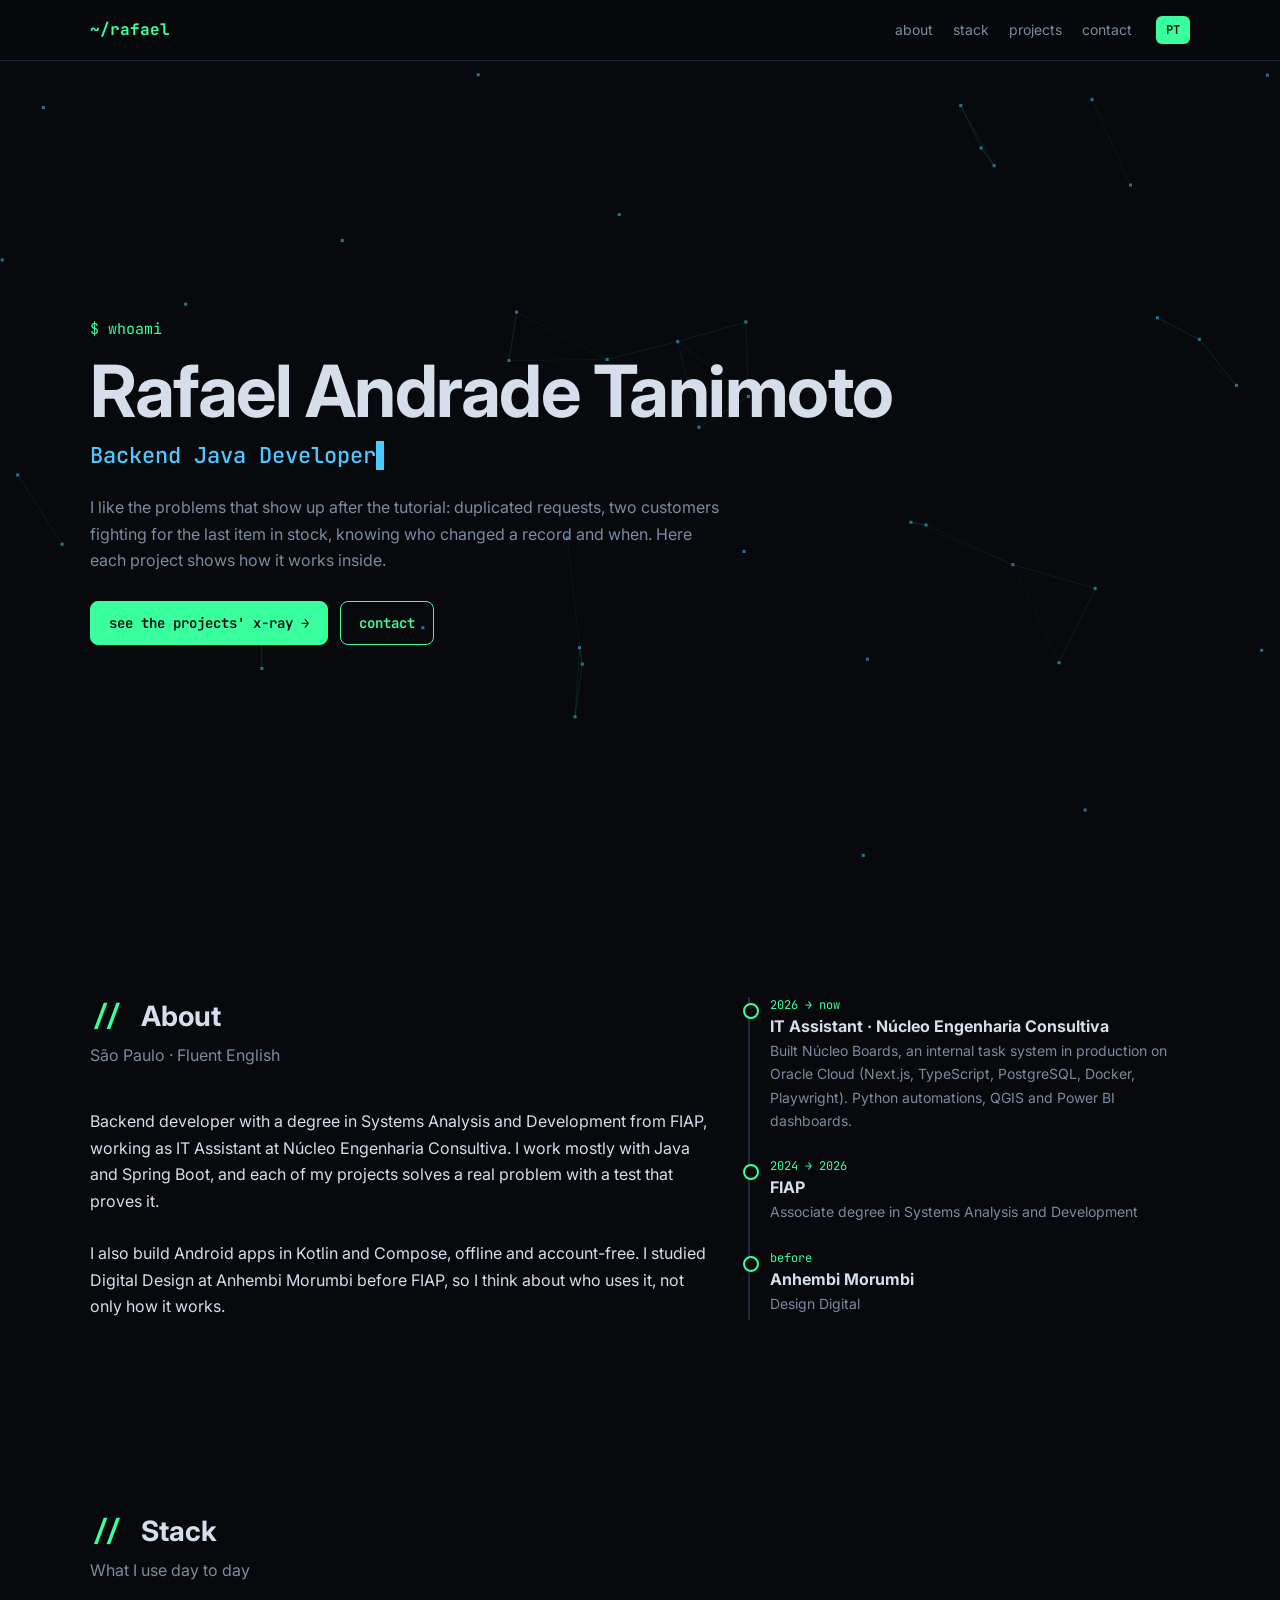
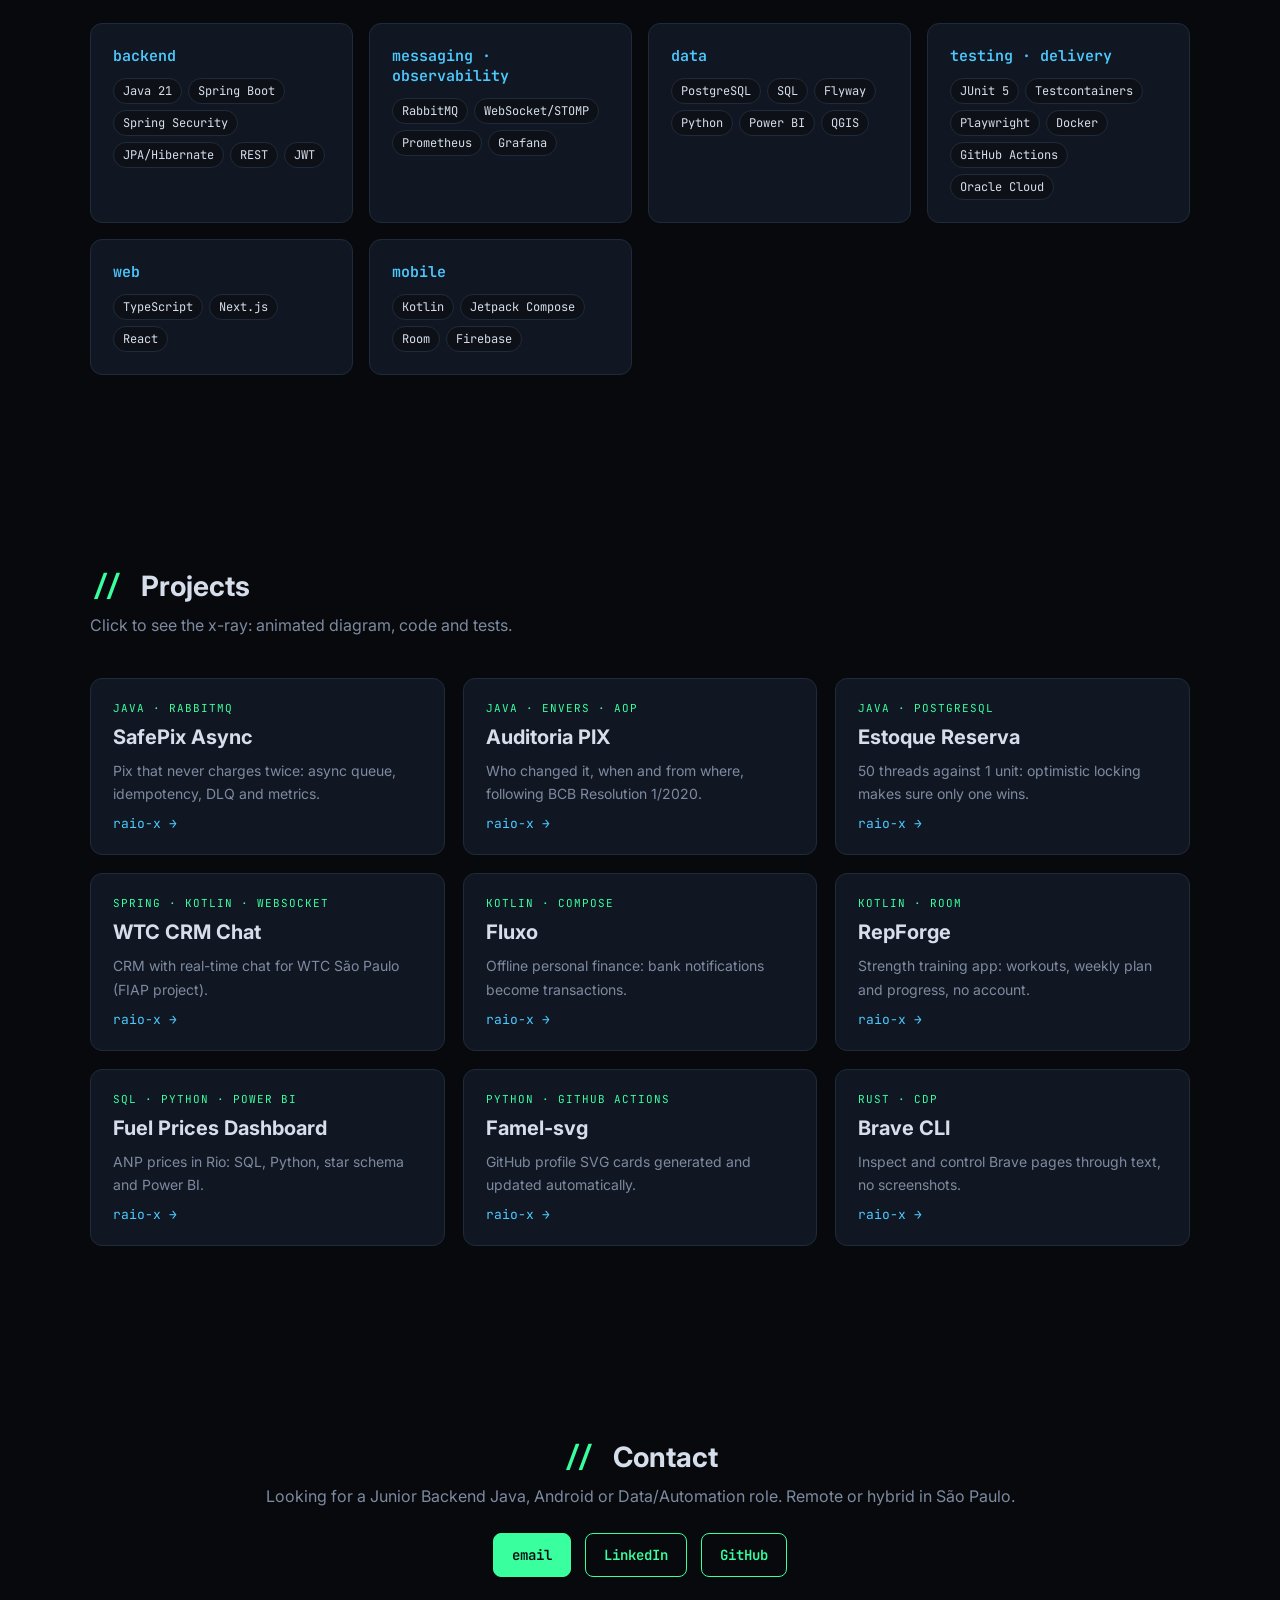
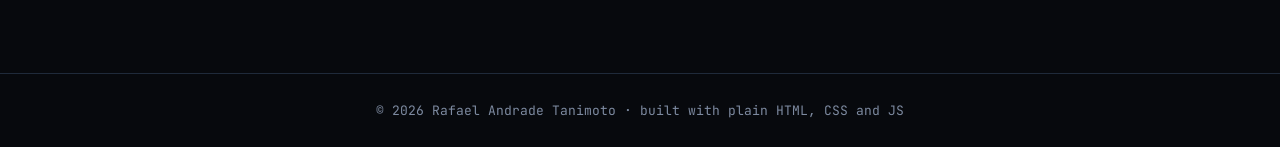
<file: index.html>
<!doctype html>
<html lang="pt-BR" data-lang="pt">
<head>
  <meta charset="utf-8">
  <meta name="viewport" content="width=device-width, initial-scale=1">
  <title>Rafael Tanimoto · Backend Developer</title>
  <meta name="description" content="Portfólio de Rafael Andrade Tanimoto: backend Java/Spring Boot, Android e dados. Raio-X de como cada projeto funciona por dentro.">
  <link rel="preconnect" href="https://fonts.googleapis.com">
  <link href="https://fonts.googleapis.com/css2?family=Inter:wght@400;500;600;700&family=JetBrains+Mono:wght@400;500;700&display=swap" rel="stylesheet">
  <link rel="stylesheet" href="css/style.css">
  <link rel="icon" href="data:image/svg+xml,<svg xmlns='http://www.w3.org/2000/svg' viewBox='0 0 32 32'><rect width='32' height='32' rx='6' fill='%2307090d'/><text x='5' y='22' font-family='monospace' font-size='16' fill='%2339ff9f'>&gt;_</text></svg>">
</head>
<body>
  <nav class="nav">
    <div class="container">
      <a class="brand" href="#top">~/rafael</a>
      <div class="links">
        <a href="#about"><span lang="pt">sobre</span><span lang="en">about</span></a>
        <a href="#stack">stack</a>
        <a href="#projects"><span lang="pt">projetos</span><span lang="en">projects</span></a>
        <a href="#contact"><span lang="pt">contato</span><span lang="en">contact</span></a>
      </div>
      <button class="lang-toggle" aria-label="Trocar idioma / Switch language">EN</button>
    </div>
  </nav>

  <header class="hero" id="top">
    <canvas id="net" aria-hidden="true"></canvas>
    <div class="content">
      <div class="prompt">$ whoami</div>
      <h1>Rafael Andrade Tanimoto</h1>
      <h2 data-type-pt="Desenvolvedor Backend Java|Spring Boot · RabbitMQ · PostgreSQL|Android com Kotlin|Dados com Python e Power BI"
          data-type-en="Backend Java Developer|Spring Boot · RabbitMQ · PostgreSQL|Android with Kotlin|Data with Python and Power BI"></h2>
      <p>
        <span lang="pt">Gosto dos problemas que aparecem depois do tutorial: requisição duplicada, dois clientes disputando o último item do estoque, saber quem alterou um registro e quando. Aqui cada projeto mostra como funciona por dentro.</span>
        <span lang="en">I like the problems that show up after the tutorial: duplicated requests, two customers fighting for the last item in stock, knowing who changed a record and when. Here each project shows how it works inside.</span>
      </p>
      <div class="cta">
        <a class="btn solid" href="#projects"><span lang="pt">ver o raio-X dos projetos</span><span lang="en">see the projects' x-ray</span> →</a>
        <a class="btn" href="#contact"><span lang="pt">contato</span><span lang="en">contact</span></a>
      </div>
    </div>
  </header>

  <section id="about">
    <div class="container about-grid">
      <div class="reveal">
        <h2 class="section-title"><span lang="pt">Sobre</span><span lang="en">About</span></h2>
        <p class="section-sub">São Paulo · <span lang="pt">Inglês fluente</span><span lang="en">Fluent English</span></p>
        <p>
          <span lang="pt">Desenvolvedor backend formado em Análise e Desenvolvimento de Sistemas pela FIAP e Assistente de TI na Núcleo Engenharia Consultiva. Trabalho principalmente com Java e Spring Boot, e cada projeto meu resolve um problema real com um teste que prova.</span>
          <span lang="en">Backend developer with a degree in Systems Analysis and Development from FIAP, working as IT Assistant at Núcleo Engenharia Consultiva. I work mostly with Java and Spring Boot, and each of my projects solves a real problem with a test that proves it.</span>
        </p>
        <br>
        <p>
          <span lang="pt">Também faço apps Android em Kotlin e Compose, offline e sem cadastro. Estudei Design Digital na Anhembi Morumbi antes da FIAP, então penso em quem usa, não só em como funciona.</span>
          <span lang="en">I also build Android apps in Kotlin and Compose, offline and account-free. I studied Digital Design at Anhembi Morumbi before FIAP, so I think about who uses it, not only how it works.</span>
        </p>
      </div>
      <div class="timeline reveal">
        <div class="item">
          <div class="when">2026 → <span lang="pt">atual</span><span lang="en">now</span></div>
          <h4><span lang="pt">Assistente de TI</span><span lang="en">IT Assistant</span> · Núcleo Engenharia Consultiva</h4>
          <p>
            <span lang="pt">Criei o Núcleo Boards, sistema interno de tarefas em produção na Oracle Cloud (Next.js, TypeScript, PostgreSQL, Docker, Playwright). Automações em Python, QGIS e dashboards Power BI.</span>
            <span lang="en">Built Núcleo Boards, an internal task system in production on Oracle Cloud (Next.js, TypeScript, PostgreSQL, Docker, Playwright). Python automations, QGIS and Power BI dashboards.</span>
          </p>
        </div>
        <div class="item">
          <div class="when">2024 → 2026</div>
          <h4>FIAP</h4>
          <p><span lang="pt">Tecnólogo em Análise e Desenvolvimento de Sistemas</span><span lang="en">Associate degree in Systems Analysis and Development</span></p>
        </div>
        <div class="item">
          <div class="when"><span lang="pt">antes</span><span lang="en">before</span></div>
          <h4>Anhembi Morumbi</h4>
          <p>Design Digital</p>
        </div>
      </div>
    </div>
  </section>

  <section id="stack">
    <div class="container">
      <h2 class="section-title reveal">Stack</h2>
      <p class="section-sub reveal"><span lang="pt">O que uso no dia a dia</span><span lang="en">What I use day to day</span></p>
      <div class="stack-grid">
        <div class="card reveal"><h3>backend</h3><div class="chips"><span class="chip">Java 21</span><span class="chip">Spring Boot</span><span class="chip">Spring Security</span><span class="chip">JPA/Hibernate</span><span class="chip">REST</span><span class="chip">JWT</span></div></div>
        <div class="card reveal"><h3><span lang="pt">mensageria · observabilidade</span><span lang="en">messaging · observability</span></h3><div class="chips"><span class="chip">RabbitMQ</span><span class="chip">WebSocket/STOMP</span><span class="chip">Prometheus</span><span class="chip">Grafana</span></div></div>
        <div class="card reveal"><h3><span lang="pt">dados</span><span lang="en">data</span></h3><div class="chips"><span class="chip">PostgreSQL</span><span class="chip">SQL</span><span class="chip">Flyway</span><span class="chip">Python</span><span class="chip">Power BI</span><span class="chip">QGIS</span></div></div>
        <div class="card reveal"><h3><span lang="pt">testes · entrega</span><span lang="en">testing · delivery</span></h3><div class="chips"><span class="chip">JUnit 5</span><span class="chip">Testcontainers</span><span class="chip">Playwright</span><span class="chip">Docker</span><span class="chip">GitHub Actions</span><span class="chip">Oracle Cloud</span></div></div>
        <div class="card reveal"><h3>web</h3><div class="chips"><span class="chip">TypeScript</span><span class="chip">Next.js</span><span class="chip">React</span></div></div>
        <div class="card reveal"><h3>mobile</h3><div class="chips"><span class="chip">Kotlin</span><span class="chip">Jetpack Compose</span><span class="chip">Room</span><span class="chip">Firebase</span></div></div>
      </div>
    </div>
  </section>

  <section id="projects">
    <div class="container">
      <h2 class="section-title reveal"><span lang="pt">Projetos</span><span lang="en">Projects</span></h2>
      <p class="section-sub reveal"><span lang="pt">Clique para ver o raio-X: diagrama animado, código e testes.</span><span lang="en">Click to see the x-ray: animated diagram, code and tests.</span></p>
      <div class="projects-grid">
        <a class="card project-card reveal" href="projects/safepix-async.html">
          <span class="tag">Java · RabbitMQ</span><h3>SafePix Async</h3>
          <p><span lang="pt">Pix que não cobra duas vezes: fila assíncrona, idempotência, DLQ e métricas.</span><span lang="en">Pix that never charges twice: async queue, idempotency, DLQ and metrics.</span></p>
          <span class="go">raio-x →</span>
        </a>
        <a class="card project-card reveal" href="projects/auditoria-pix.html">
          <span class="tag">Java · Envers · AOP</span><h3>Auditoria PIX</h3>
          <p><span lang="pt">Quem alterou, quando e de onde, seguindo a Resolução BCB 1/2020.</span><span lang="en">Who changed it, when and from where, following BCB Resolution 1/2020.</span></p>
          <span class="go">raio-x →</span>
        </a>
        <a class="card project-card reveal" href="projects/estoque-reserva.html">
          <span class="tag">Java · PostgreSQL</span><h3>Estoque Reserva</h3>
          <p><span lang="pt">50 threads contra 1 unidade: lock otimista garante que só uma vence.</span><span lang="en">50 threads against 1 unit: optimistic locking makes sure only one wins.</span></p>
          <span class="go">raio-x →</span>
        </a>
        <a class="card project-card reveal" href="projects/wtc-chat.html">
          <span class="tag">Spring · Kotlin · WebSocket</span><h3>WTC CRM Chat</h3>
          <p><span lang="pt">CRM com chat em tempo real para o WTC São Paulo (projeto FIAP).</span><span lang="en">CRM with real-time chat for WTC São Paulo (FIAP project).</span></p>
          <span class="go">raio-x →</span>
        </a>
        <a class="card project-card reveal" href="projects/fluxo-android.html">
          <span class="tag">Kotlin · Compose</span><h3>Fluxo</h3>
          <p><span lang="pt">Finanças pessoais offline: notificações do banco viram lançamentos.</span><span lang="en">Offline personal finance: bank notifications become transactions.</span></p>
          <span class="go">raio-x →</span>
        </a>
        <a class="card project-card reveal" href="projects/repforge.html">
          <span class="tag">Kotlin · Room</span><h3>RepForge</h3>
          <p><span lang="pt">App de treino de musculação: fichas, plano semanal e evolução, sem conta.</span><span lang="en">Strength training app: workouts, weekly plan and progress, no account.</span></p>
          <span class="go">raio-x →</span>
        </a>
        <a class="card project-card reveal" href="projects/combustiveis.html">
          <span class="tag">SQL · Python · Power BI</span><h3><span lang="pt">Painel de Combustíveis</span><span lang="en">Fuel Prices Dashboard</span></h3>
          <p><span lang="pt">Preços da ANP no RJ: SQL, Python, modelo estrela e Power BI.</span><span lang="en">ANP prices in Rio: SQL, Python, star schema and Power BI.</span></p>
          <span class="go">raio-x →</span>
        </a>
        <a class="card project-card reveal" href="projects/famel-svg.html">
          <span class="tag">Python · GitHub Actions</span><h3>Famel-svg</h3>
          <p><span lang="pt">Cartões SVG do perfil GitHub gerados e atualizados sozinhos.</span><span lang="en">GitHub profile SVG cards generated and updated automatically.</span></p>
          <span class="go">raio-x →</span>
        </a>
        <a class="card project-card reveal" href="projects/brave-cli.html">
          <span class="tag">Rust · CDP</span><h3>Brave CLI</h3>
          <p><span lang="pt">Inspeciona e controla páginas do Brave por texto, sem screenshots.</span><span lang="en">Inspect and control Brave pages through text, no screenshots.</span></p>
          <span class="go">raio-x →</span>
        </a>
      </div>
    </div>
  </section>

  <section id="contact" class="contact">
    <div class="container reveal">
      <h2 class="section-title"><span lang="pt">Contato</span><span lang="en">Contact</span></h2>
      <p class="muted">
        <span lang="pt">Procuro vaga de Desenvolvedor Backend Java, Android ou Dados/Automação Júnior. Remoto ou híbrido em São Paulo.</span>
        <span lang="en">Looking for a Junior Backend Java, Android or Data/Automation role. Remote or hybrid in São Paulo.</span>
      </p>
      <div class="links">
        <a class="btn solid" href="mailto:rafaelandradetanimoto@gmail.com">email</a>
        <a class="btn" href="https://www.linkedin.com/in/rafaeltanimoto/" target="_blank" rel="noopener">LinkedIn</a>
        <a class="btn" href="https://github.com/Famel-svg" target="_blank" rel="noopener">GitHub</a>
      </div>
    </div>
  </section>

  <footer>© 2026 Rafael Andrade Tanimoto · <span lang="pt">feito com HTML, CSS e JS puros</span><span lang="en">built with plain HTML, CSS and JS</span></footer>

  <script src="js/main.js"></script>
</body>
</html>
</file>
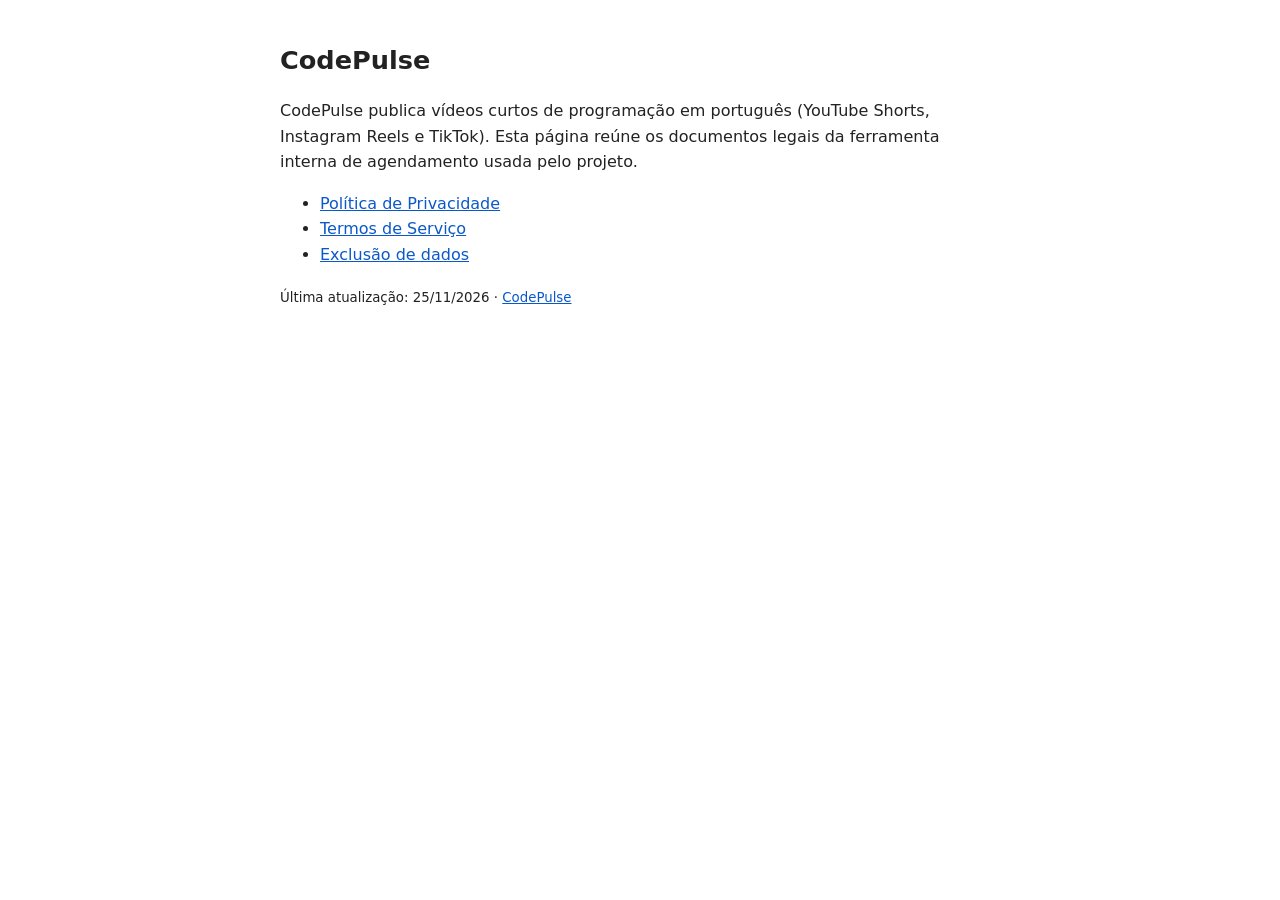
<file: codepulse/index.html>
<!doctype html><html lang="pt-BR"><head><meta charset="utf-8"><meta name="viewport" content="width=device-width,initial-scale=1">
<meta name="robots" content="noindex,nofollow"><title>CodePulse · CodePulse</title>
<style>body{font:16px/1.6 system-ui,sans-serif;max-width:720px;margin:40px auto;padding:0 16px;color:#222}h1{font-size:1.6rem}a{color:#0a58ca}</style></head>
<body><h1>CodePulse</h1><p>CodePulse publica vídeos curtos de programação em português (YouTube Shorts, Instagram Reels e TikTok). Esta página reúne os documentos legais da ferramenta interna de agendamento usada pelo projeto.</p><ul><li><a href="privacy.html">Política de Privacidade</a></li><li><a href="terms.html">Termos de Serviço</a></li><li><a href="data-deletion.html">Exclusão de dados</a></li></ul><p><small>Última atualização: 25/11/2026 · <a href="./">CodePulse</a></small></p></body></html>
</file>
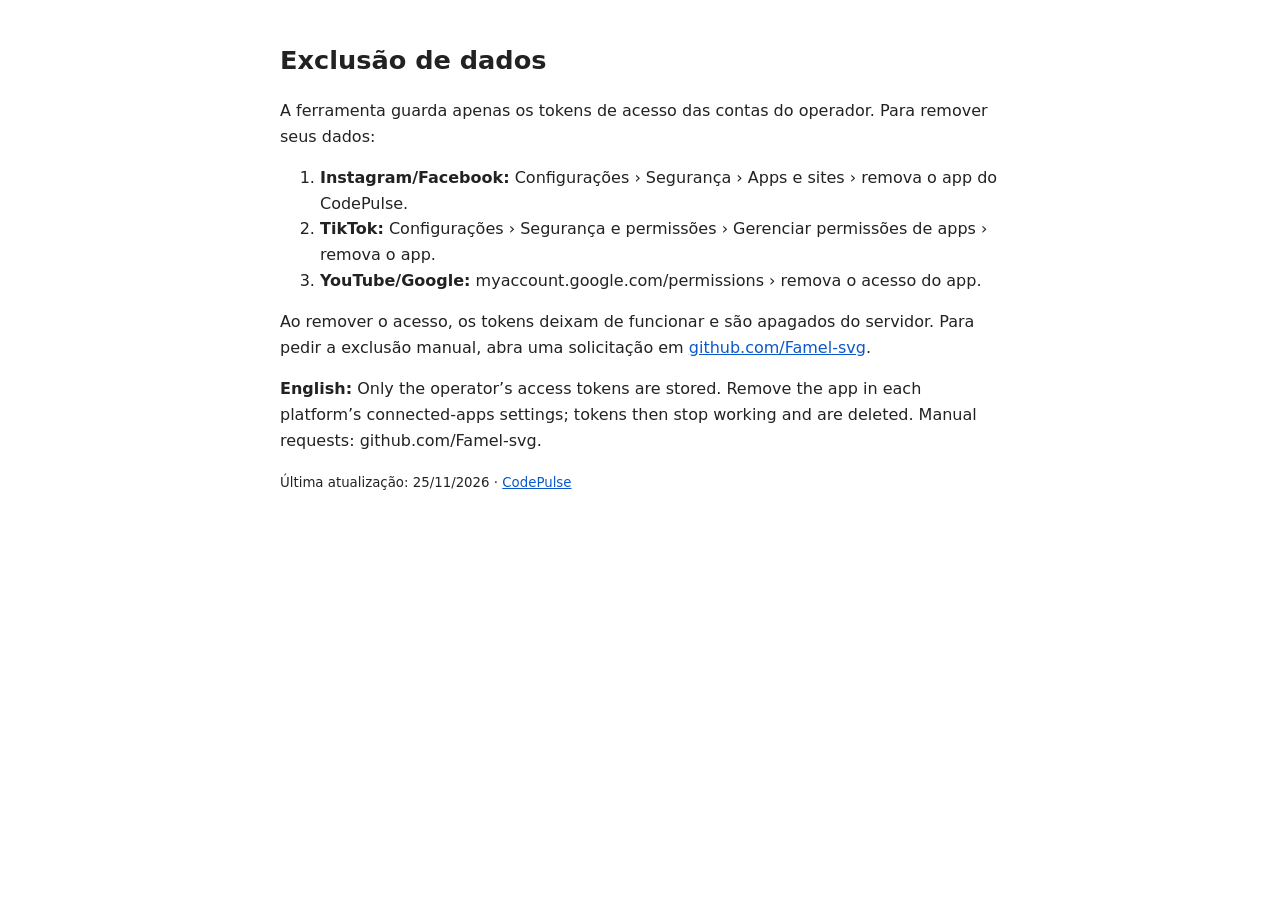
<file: codepulse/data-deletion.html>
<!doctype html><html lang="pt-BR"><head><meta charset="utf-8"><meta name="viewport" content="width=device-width,initial-scale=1">
<meta name="robots" content="noindex,nofollow"><title>Exclusão de dados · CodePulse</title>
<style>body{font:16px/1.6 system-ui,sans-serif;max-width:720px;margin:40px auto;padding:0 16px;color:#222}h1{font-size:1.6rem}a{color:#0a58ca}</style></head>
<body><h1>Exclusão de dados</h1><p>A ferramenta guarda apenas os tokens de acesso das contas do operador. Para remover seus dados:</p><ol><li><b>Instagram/Facebook:</b> Configurações › Segurança › Apps e sites › remova o app do CodePulse.</li><li><b>TikTok:</b> Configurações › Segurança e permissões › Gerenciar permissões de apps › remova o app.</li><li><b>YouTube/Google:</b> myaccount.google.com/permissions › remova o acesso do app.</li></ol><p>Ao remover o acesso, os tokens deixam de funcionar e são apagados do servidor. Para pedir a exclusão manual, abra uma solicitação em <a href="https://github.com/Famel-svg">github.com/Famel-svg</a>.</p><p lang="en"><b>English:</b> Only the operator’s access tokens are stored. Remove the app in each platform’s connected-apps settings; tokens then stop working and are deleted. Manual requests: github.com/Famel-svg.</p><p><small>Última atualização: 25/11/2026 · <a href="./">CodePulse</a></small></p></body></html>
</file>
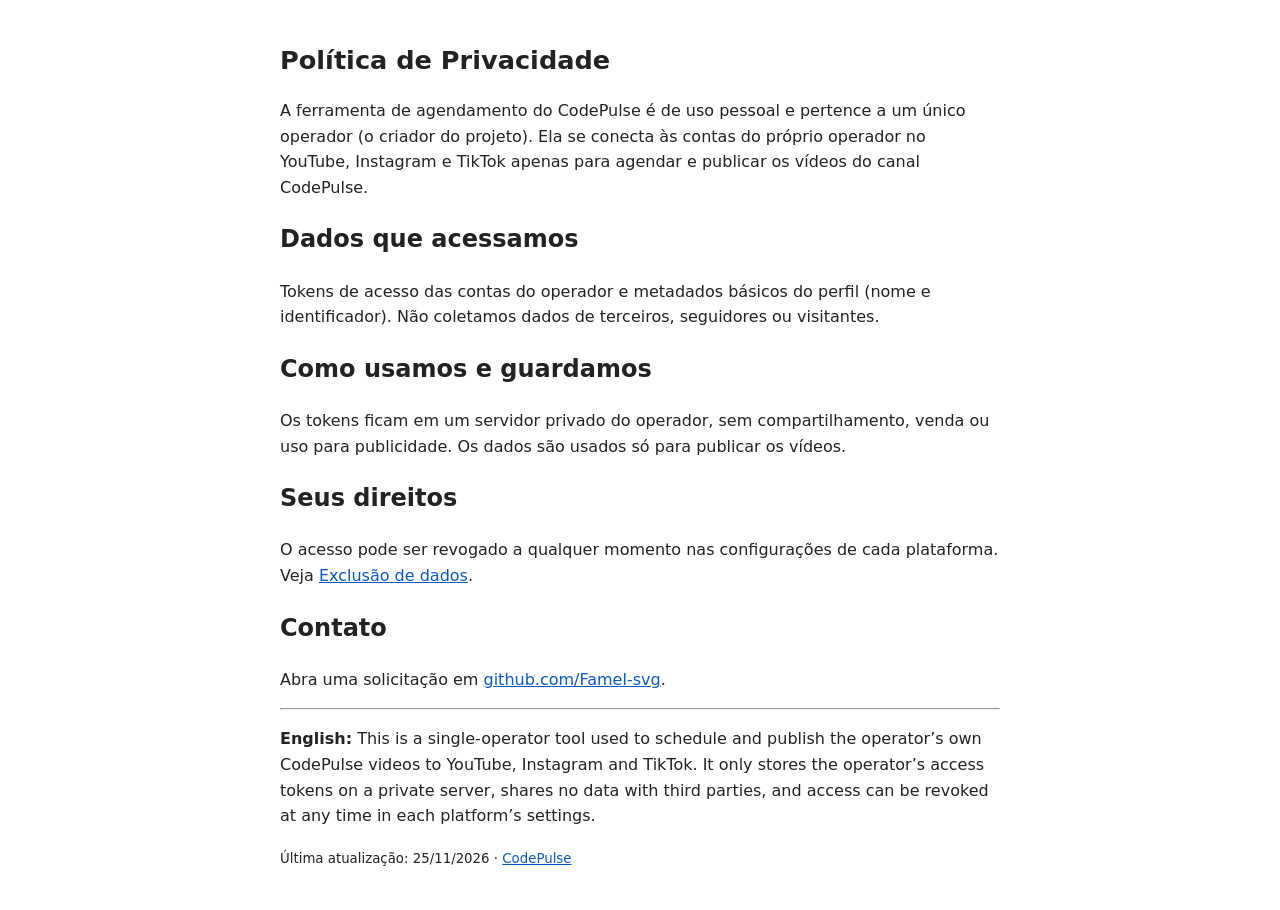
<file: codepulse/privacy.html>
<!doctype html><html lang="pt-BR"><head><meta charset="utf-8"><meta name="viewport" content="width=device-width,initial-scale=1">
<meta name="robots" content="noindex,nofollow"><title>Política de Privacidade · CodePulse</title>
<style>body{font:16px/1.6 system-ui,sans-serif;max-width:720px;margin:40px auto;padding:0 16px;color:#222}h1{font-size:1.6rem}a{color:#0a58ca}</style></head>
<body><h1>Política de Privacidade</h1><p>A ferramenta de agendamento do CodePulse é de uso pessoal e pertence a um único operador (o criador do projeto). Ela se conecta às contas do próprio operador no YouTube, Instagram e TikTok apenas para agendar e publicar os vídeos do canal CodePulse.</p><h2>Dados que acessamos</h2><p>Tokens de acesso das contas do operador e metadados básicos do perfil (nome e identificador). Não coletamos dados de terceiros, seguidores ou visitantes.</p><h2>Como usamos e guardamos</h2><p>Os tokens ficam em um servidor privado do operador, sem compartilhamento, venda ou uso para publicidade. Os dados são usados só para publicar os vídeos.</p><h2>Seus direitos</h2><p>O acesso pode ser revogado a qualquer momento nas configurações de cada plataforma. Veja <a href="data-deletion.html">Exclusão de dados</a>.</p><h2>Contato</h2><p>Abra uma solicitação em <a href="https://github.com/Famel-svg">github.com/Famel-svg</a>.</p><hr><p lang="en"><b>English:</b> This is a single-operator tool used to schedule and publish the operator’s own CodePulse videos to YouTube, Instagram and TikTok. It only stores the operator’s access tokens on a private server, shares no data with third parties, and access can be revoked at any time in each platform’s settings.</p><p><small>Última atualização: 25/11/2026 · <a href="./">CodePulse</a></small></p></body></html>
</file>
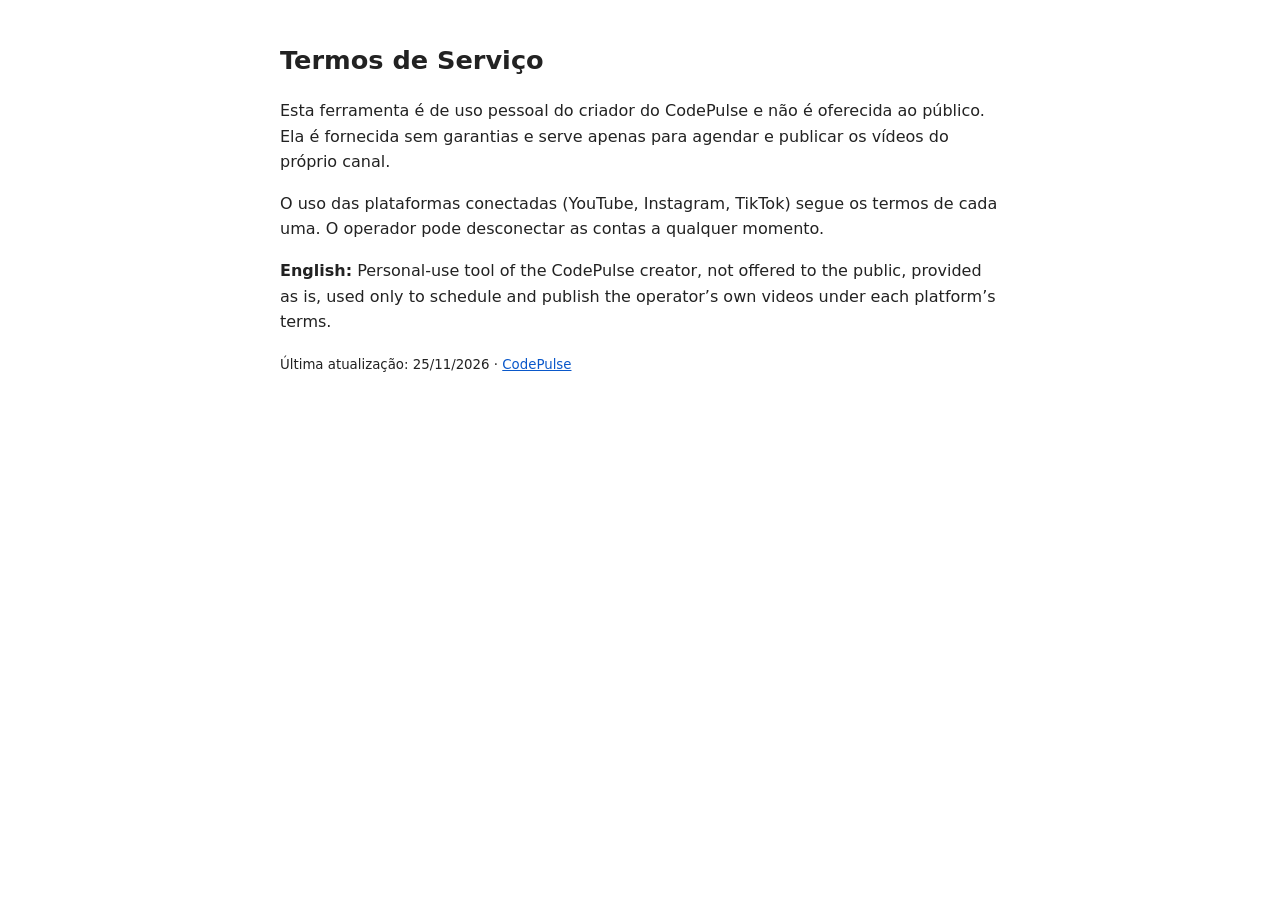
<file: codepulse/terms.html>
<!doctype html><html lang="pt-BR"><head><meta charset="utf-8"><meta name="viewport" content="width=device-width,initial-scale=1">
<meta name="robots" content="noindex,nofollow"><title>Termos de Serviço · CodePulse</title>
<style>body{font:16px/1.6 system-ui,sans-serif;max-width:720px;margin:40px auto;padding:0 16px;color:#222}h1{font-size:1.6rem}a{color:#0a58ca}</style></head>
<body><h1>Termos de Serviço</h1><p>Esta ferramenta é de uso pessoal do criador do CodePulse e não é oferecida ao público. Ela é fornecida sem garantias e serve apenas para agendar e publicar os vídeos do próprio canal.</p><p>O uso das plataformas conectadas (YouTube, Instagram, TikTok) segue os termos de cada uma. O operador pode desconectar as contas a qualquer momento.</p><p lang="en"><b>English:</b> Personal-use tool of the CodePulse creator, not offered to the public, provided as is, used only to schedule and publish the operator’s own videos under each platform’s terms.</p><p><small>Última atualização: 25/11/2026 · <a href="./">CodePulse</a></small></p></body></html>
</file>
<file: css/style.css>
:root {
  --bg: #07090d;
  --bg-2: #0d1117;
  --panel: #111722;
  --line: #1f2a3a;
  --text: #d6deeb;
  --muted: #7d8aa0;
  --accent: #39ff9f;
  --accent-2: #4cc9ff;
  --warn: #ffb547;
  --danger: #ff5c7a;
  --mono: "JetBrains Mono", ui-monospace, Consolas, monospace;
  --sans: "Inter", system-ui, sans-serif;
  --radius: 12px;
}

* { box-sizing: border-box; margin: 0; padding: 0; }
html { scroll-behavior: smooth; }
body {
  background: var(--bg);
  color: var(--text);
  font: 16px/1.65 var(--sans);
  overflow-x: hidden;
}
a { color: var(--accent-2); text-decoration: none; }
a:hover { text-decoration: underline; }
img, svg { max-width: 100%; }

/* PT/EN toggle: <span lang="pt">..</span><span lang="en">..</span> */
html[data-lang="pt"] [lang="en"]:not(html),
html[data-lang="en"] [lang="pt"]:not(html) { display: none !important; }

.container { width: min(1100px, 100% - 32px); margin-inline: auto; }
section { padding: 96px 0; }
.mono { font-family: var(--mono); }
.muted { color: var(--muted); }

/* nav */
.nav {
  position: sticky; top: 0; z-index: 50;
  backdrop-filter: blur(10px);
  background: color-mix(in srgb, var(--bg) 75%, transparent);
  border-bottom: 1px solid var(--line);
}
.nav .container { display: flex; align-items: center; gap: 24px; height: 60px; }
.nav .brand { font-family: var(--mono); color: var(--accent); font-weight: 700; }
.nav .links { display: flex; gap: 20px; margin-left: auto; font-size: 14px; }
.nav .links a { color: var(--muted); }
.nav .links a:hover { color: var(--text); text-decoration: none; }
.lang-toggle {
  font: 600 12px var(--mono); color: var(--bg); background: var(--accent);
  border: 0; border-radius: 6px; padding: 6px 10px; cursor: pointer;
}
@media (max-width: 640px) { .nav .links { display: none; } .nav .lang-toggle { margin-left: auto; } }

/* hero */
.hero { position: relative; min-height: calc(100vh - 60px); display: grid; place-items: center; overflow: hidden; }
.hero canvas { position: absolute; inset: 0; width: 100%; height: 100%; opacity: .55; }
.hero .content { position: relative; text-align: left; width: min(1100px, 100% - 32px); }
.hero .prompt { font-family: var(--mono); color: var(--accent); font-size: 15px; }
.hero h1 { font-size: clamp(36px, 7vw, 72px); line-height: 1.05; margin: 12px 0; letter-spacing: -1.5px; }
.hero h2 { font: 500 clamp(16px, 2.4vw, 22px) var(--mono); color: var(--accent-2); min-height: 1.6em; }
.hero h2 .caret { display: inline-block; width: .6ch; background: var(--accent-2); animation: blink 1s steps(1) infinite; }
.hero p { max-width: 640px; color: var(--muted); margin-top: 18px; }
.hero .cta { display: flex; gap: 12px; margin-top: 28px; flex-wrap: wrap; }
@keyframes blink { 50% { opacity: 0; } }

.btn {
  display: inline-flex; align-items: center; gap: 8px;
  font: 600 14px var(--mono); padding: 12px 18px; border-radius: 8px;
  border: 1px solid var(--accent); color: var(--accent); background: transparent;
  transition: background .2s, color .2s;
}
.btn:hover { background: var(--accent); color: var(--bg); text-decoration: none; }
.btn.solid { background: var(--accent); color: var(--bg); }

.section-title { font: 700 28px var(--sans); margin-bottom: 8px; }
.section-title::before { content: "// "; color: var(--accent); font-family: var(--mono); }
.section-sub { color: var(--muted); margin-bottom: 40px; }

/* about */
.about-grid { display: grid; grid-template-columns: 1.4fr 1fr; gap: 40px; }
@media (max-width: 800px) { .about-grid { grid-template-columns: 1fr; } }
.timeline { border-left: 2px solid var(--line); padding-left: 20px; display: grid; gap: 22px; }
.timeline .item { position: relative; }
.timeline .item::before {
  content: ""; position: absolute; left: -27px; top: 6px; width: 12px; height: 12px;
  border-radius: 50%; background: var(--bg); border: 2px solid var(--accent);
}
.timeline .when { font: 12px var(--mono); color: var(--accent); }
.timeline h4 { font-size: 16px; }
.timeline p { color: var(--muted); font-size: 14px; }

/* stack */
.stack-grid { display: grid; grid-template-columns: repeat(auto-fit, minmax(240px, 1fr)); gap: 16px; }
.card {
  background: var(--panel); border: 1px solid var(--line); border-radius: var(--radius);
  padding: 22px; transition: border-color .25s, transform .25s;
}
.card:hover { border-color: color-mix(in srgb, var(--accent) 50%, var(--line)); }
.card h3 { font: 600 15px var(--mono); color: var(--accent-2); margin-bottom: 12px; }
.chips { display: flex; flex-wrap: wrap; gap: 6px; }
.chip {
  font: 12px var(--mono); padding: 4px 9px; border-radius: 999px;
  background: var(--bg-2); border: 1px solid var(--line); color: var(--text);
}

/* projects */
.projects-grid { display: grid; grid-template-columns: repeat(auto-fill, minmax(310px, 1fr)); gap: 18px; }
.project-card { display: flex; flex-direction: column; gap: 10px; color: var(--text); position: relative; overflow: hidden; }
.project-card:hover { transform: translateY(-4px); text-decoration: none; }
.project-card .tag { font: 11px var(--mono); color: var(--accent); text-transform: uppercase; letter-spacing: 1px; }
.project-card h3 { font: 700 20px var(--sans); color: var(--text); margin: 0; }
.project-card p { color: var(--muted); font-size: 14px; flex: 1; }
.project-card .go { font: 13px var(--mono); color: var(--accent-2); }

/* contact */
.contact { text-align: center; }
.contact .links { display: flex; justify-content: center; gap: 14px; flex-wrap: wrap; margin-top: 24px; }
footer { border-top: 1px solid var(--line); padding: 28px 0; text-align: center; color: var(--muted); font: 13px var(--mono); }

/* reveal on scroll */
.reveal { opacity: 0; transform: translateY(24px); transition: opacity .7s ease, transform .7s ease; }
.reveal.in { opacity: 1; transform: none; }

/* ===== project (x-ray) pages ===== */
.p-hero { padding: 72px 0 40px; }
.p-hero .back { font: 13px var(--mono); }
.p-hero h1 { font-size: clamp(32px, 6vw, 56px); letter-spacing: -1px; margin: 14px 0 6px; }
.p-hero .tagline { color: var(--accent-2); font: 500 18px var(--mono); }
.p-hero .meta { display: flex; gap: 12px; margin-top: 22px; flex-wrap: wrap; }

.problem { border-left: 3px solid var(--warn); background: var(--panel); padding: 20px 24px; border-radius: 0 var(--radius) var(--radius) 0; }
.problem strong { color: var(--warn); font-family: var(--mono); }

/* diagram */
.diagram-wrap {
  background:
    radial-gradient(circle at 1px 1px, #1a2333 1px, transparent 0) 0 0 / 22px 22px,
    var(--bg-2);
  border: 1px solid var(--line); border-radius: var(--radius); padding: 18px; overflow-x: auto;
}
.diagram { width: 100%; min-width: 720px; height: auto; display: block; }
.diagram text { font-family: var(--mono); fill: var(--text); font-size: 13px; }
.diagram .label-sm { font-size: 11px; fill: var(--muted); }
.diagram .node rect, .diagram .node circle { fill: var(--panel); stroke: var(--accent-2); stroke-width: 1.5; }
.diagram .node.accent rect, .diagram .node.accent circle { stroke: var(--accent); }
.diagram .node.warn rect { stroke: var(--warn); }
.diagram .node.danger rect { stroke: var(--danger); }
.diagram .edge { fill: none; stroke: #2c3b52; stroke-width: 2; }
.diagram .flow { fill: none; stroke: var(--accent); stroke-width: 2; stroke-dasharray: 6 8; animation: flow 1.2s linear infinite; }
.diagram .flow.blue { stroke: var(--accent-2); }
.diagram .flow.warn { stroke: var(--warn); }
.diagram .flow.danger { stroke: var(--danger); }
.diagram .packet { fill: var(--accent); filter: drop-shadow(0 0 6px var(--accent)); }
.diagram .node { opacity: 0; transform: translateY(8px); transition: opacity .5s, transform .5s; transform-box: fill-box; }
.diagram.in .node { opacity: 1; transform: none; }
@keyframes flow { to { stroke-dashoffset: -28; } }

/* steps walking through the diagram */
.steps { display: grid; gap: 14px; margin-top: 28px; counter-reset: step; }
.step { display: grid; grid-template-columns: 42px 1fr; gap: 14px; align-items: start; }
.step::before {
  counter-increment: step; content: counter(step, decimal-leading-zero);
  font: 700 14px var(--mono); color: var(--bg); background: var(--accent);
  border-radius: 8px; height: 32px; display: grid; place-items: center;
}
.step h4 { font-size: 16px; }
.step p { color: var(--muted); font-size: 14px; }

/* code */
.code-block { margin-top: 22px; border: 1px solid var(--line); border-radius: var(--radius); overflow: hidden; }
.code-block .bar {
  display: flex; align-items: center; gap: 8px; padding: 10px 14px;
  background: var(--panel); border-bottom: 1px solid var(--line); font: 12px var(--mono); color: var(--muted);
}
.code-block .bar::before { content: ""; width: 10px; height: 10px; border-radius: 50%; background: var(--danger); box-shadow: 16px 0 var(--warn), 32px 0 var(--accent); margin-right: 36px; }
.code-block pre { margin: 0; padding: 18px; overflow-x: auto; background: var(--bg-2); font: 13px/1.6 var(--mono); }
.code-block pre code.hljs { background: transparent; padding: 0; }
.code-note { color: var(--muted); font-size: 14px; margin-top: 10px; }

.proof { display: grid; grid-template-columns: repeat(auto-fit, minmax(200px, 1fr)); gap: 14px; }
.proof .card .big { font: 700 32px var(--mono); color: var(--accent); }

.next-prev { display: flex; justify-content: space-between; gap: 12px; flex-wrap: wrap; }

@media (prefers-reduced-motion: reduce) {
  *, *::before, *::after { animation: none !important; transition: none !important; }
  .reveal, .diagram .node { opacity: 1; transform: none; }
}
</file>
